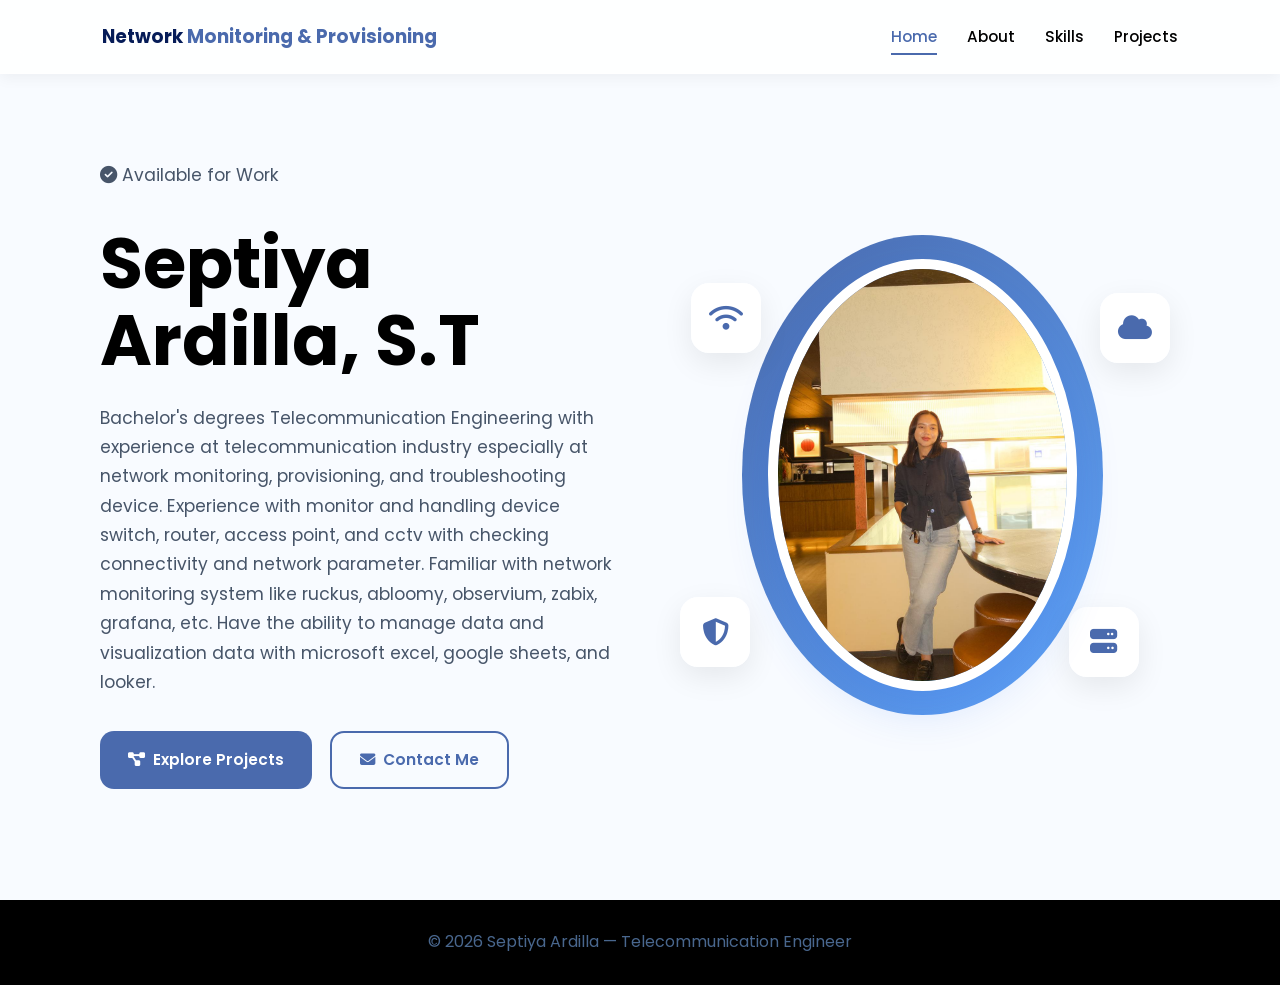
<file: index.html>
<!DOCTYPE html>
<html lang="id">

<head>

    <!-- FAVICON -->
    <link rel="icon"
        type="image/png"
        href="/LOGO.png">

    <link rel="shortcut icon"
        type="LOGO.png"
        href="LOGO.png">

    <!-- =========================================
         META
    ========================================== -->
    <meta charset="UTF-8">

    <meta
        name="viewport"
        content="width=device-width, initial-scale=1.0">

    <meta
        name="description"
        content="Portfolio Septiya Ardilla — Network Monitoring, Infrastructure Configuration, dan Data Processing Specialist.">

    <meta
        name="theme-color"
        content="#2563eb">

    <title>
        Septiya Ardilla — Network Engineer Portfolio
    </title>

    <!-- =========================================
         CSS
    ========================================== -->
    <link
         rel="stylesheet"href="Template.css">

    <!-- =========================================
         GOOGLE FONT
    ========================================== -->
    <link
        rel="preconnect"
        href="https://fonts.googleapis.com">

    <link
        rel="preconnect"
        href="https://fonts.gstatic.com"
        crossorigin>

    <link
        href="https://fonts.googleapis.com/css2?family=Poppins:wght@300;400;500;600;700&display=swap"
        rel="stylesheet">

    <!-- =========================================
         FONT AWESOME
    ========================================== -->
    <link
        rel="stylesheet"
        href="https://cdnjs.cloudflare.com/ajax/libs/font-awesome/6.5.2/css/all.min.css">
        <script src="excel.js"></script>

</head>

<body>

    <!-- =========================================
         HEADER
    ========================================== -->
    <header>

        <!-- LOGO -->
        <a href="index.html" class="logo">
            Network
            <span>Monitoring & Provisioning</span>
        </a>

        <!-- MOBILE MENU BUTTON -->
        <button
            class="menu-btn"
            aria-label="Toggle Navigation"
            aria-expanded="false">

            <i class="fa-solid fa-bars"></i>

        </button>

        <!-- OVERLAY -->
        <div
            class="nav-overlay"
            id="nav-overlay"></div>

        <!-- NAVIGATION -->
        <nav aria-label="Main Navigation">

            <a href="index.html" class="active">
                Home
            </a>

            <a href="about.html">
                About
            </a>

            <a href="skill.html">
                Skills
            </a>

            <a href="project.html">
                Projects
            </a>

        </nav>

    </header>

    <!-- =========================================
         MAIN
    ========================================== -->
    <main>

        <!-- =====================================
             HERO SECTION
        ====================================== -->
        <section class="hero" id="home">

            <!-- HERO TEXT -->
            <div class="hero-text">

                <p class="hero-badge">

                    <i class="fa-solid fa-circle-check"></i>

                    Available for Work

                </p>

                <h1>
                    Septiya Ardilla, S.T
                </h1>

                <p>
                    Bachelor's degrees Telecommunication Engineering with experience at telecommunication industry especially at network monitoring, provisioning, and troubleshooting device.
                    Experience with monitor and handling device switch, router, access point, and cctv with checking connectivity and network parameter. 
                    Familiar with network monitoring system like ruckus, abloomy, observium, zabix, grafana, etc. Have the ability to manage data and visualization data with microsoft excel, google sheets, and looker.
                </p>

                <!-- BUTTONS -->
                <div class="hero-buttons">

                    <a
                        href="project.html"
                        class="btn-primary">

                        <i class="fa-solid fa-diagram-project"></i>

                        Explore Projects

                    </a>

                    <a
                        href="Contact.html"
                        class="btn-secondary">

                        <i class="fa-solid fa-envelope"></i>

                        Contact Me

                    </a>

                </div>

            </div>

            <!-- HERO IMAGE -->
            <div class="hero-image">

                <!-- BACKGROUND -->
                <div class="circle-bg"></div>

                <!-- PROFILE -->
                <div class="profile-wrapper">

                    <img
                        src="Profpct.jpeg"
                        alt="Foto profil Septiya Ardilla"
                        loading="eager"
                        decoding="async">

                </div>

                <!-- FLOATING ICON -->
                <div class="floating-icon icon1">
                    <i class="fa-solid fa-wifi"></i>
                </div>

                <div class="floating-icon icon2">
                    <i class="fa-solid fa-cloud"></i>
                </div>

                <div class="floating-icon icon3">
                    <i class="fa-solid fa-server"></i>
                </div>

                <div class="floating-icon icon4">
                    <i class="fa-solid fa-shield-halved"></i>
                </div>

            </div>

        </section>

    </main>

    <!-- =========================================
         FOOTER
    ========================================== -->
    <footer>

        <p>
            © 2026 Septiya Ardilla —
            Telecommunication Engineer 
        </p>

    </footer>

    <!-- =========================================
         JAVASCRIPT
    ========================================== -->
   <script src="Template.js"></script>
   <script src="bacground.js"></script>

</body>
</html>
</file>
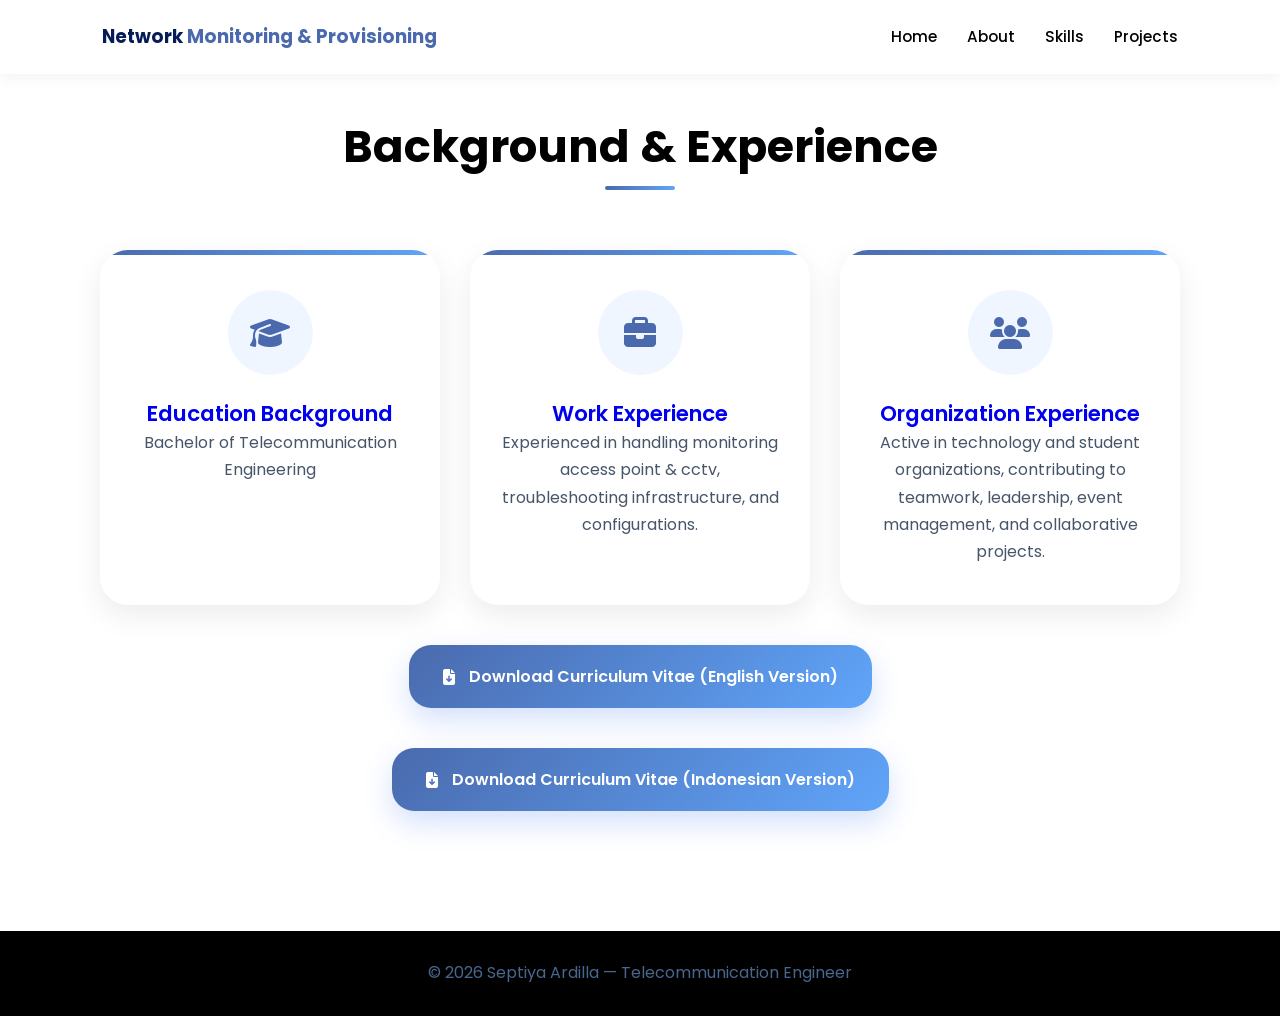
<file: about.html>
<!DOCTYPE html>
<html lang="en">

<head>
    <link rel="icon" type="image/png" href="LOGO.png">
    <meta charset="UTF-8">
    <meta name="viewport" content="width=device-width, initial-scale=1.0">

    <title>About</title>

    <link rel="stylesheet" href="Template.css">

    <link rel="stylesheet"
    href="https://cdnjs.cloudflare.com/ajax/libs/font-awesome/6.5.2/css/all.min.css">

    <link href="https://fonts.googleapis.com/css2?family=Poppins:wght@300;400;500;600;700&display=swap" rel="stylesheet">
</head>

<body>

<header>
    <div class="logo">
        Network <span>Monitoring & Provisioning</span>
    </div>

    <div class="menu-btn">
        <i class="fa-solid fa-bars"></i>
    </div>

    <div class="nav-overlay" id="nav-overlay"></div>

    <nav>
        <a href="index.html">Home</a>
        <a href="about.html">About</a>
        <a href="skill.html">Skills</a>
        <a href="project.html">Projects</a>
    </nav>
</header>

<!-- ABOUT -->
<section class="about" id="about">

    <div class="section-title">
        <h2>Background & Experience</h2>
    </div>

    <div class="about-content">

        <!-- EDUCATION -->
        <a href="bacground.html#education" class="about-card">
            <i class="fa-solid fa-graduation-cap"></i>
            <h3>Education Background</h3>
            <p>
                Bachelor of Telecommunication Engineering
            </p>
        </a>

        <!-- WORK EXPERIENCE -->
        <a href="bacground.html#work" class="about-card">
            <i class="fa-solid fa-briefcase"></i>
            <h3>Work Experience</h3>
            <p>
                Experienced in handling monitoring access point & cctv,
                troubleshooting infrastructure, and configurations.
            </p>
        </a>

        <!-- ORGANIZATION -->
        <a href="bacground.html#organization" class="about-card">
            <i class="fa-solid fa-users"></i>
            <h3>Organization Experience</h3>
            <p>
                Active in technology and student organizations,
                contributing to teamwork, leadership,
                event management, and collaborative projects.
            </p>
        </a>

    </div>

    <!-- CV DOWNLOAD -->
    <a href="https://drive.google.com/file/d/1R_6wn3Rck8r-6iKMhgNEaSupt3OENIHu/view?usp=drive_link"
       target="_blank"
       class="cv-download-btn">

        <i class="fa-solid fa-file-arrow-down"></i>
        Download Curriculum Vitae (English Version)

    </a>

    <a href="https://drive.google.com/file/d/1PrT_bxmxKfHYfFHltlbczPLHfH6bN6Wv/view?usp=drive_link"
       target="_blank"
       class="cv-download-btn">

        <i class="fa-solid fa-file-arrow-down"></i>
        Download Curriculum Vitae (Indonesian Version)

    </a>

</section>

<!-- FOOTER -->
<footer>
    <p>
        © 2026 Septiya Ardilla —
        Telecommunication Engineer 
    </p>
</footer>

<script src="Template.js"></script>
<script src="bacground.js"></script>

</body>
</html>
</file>
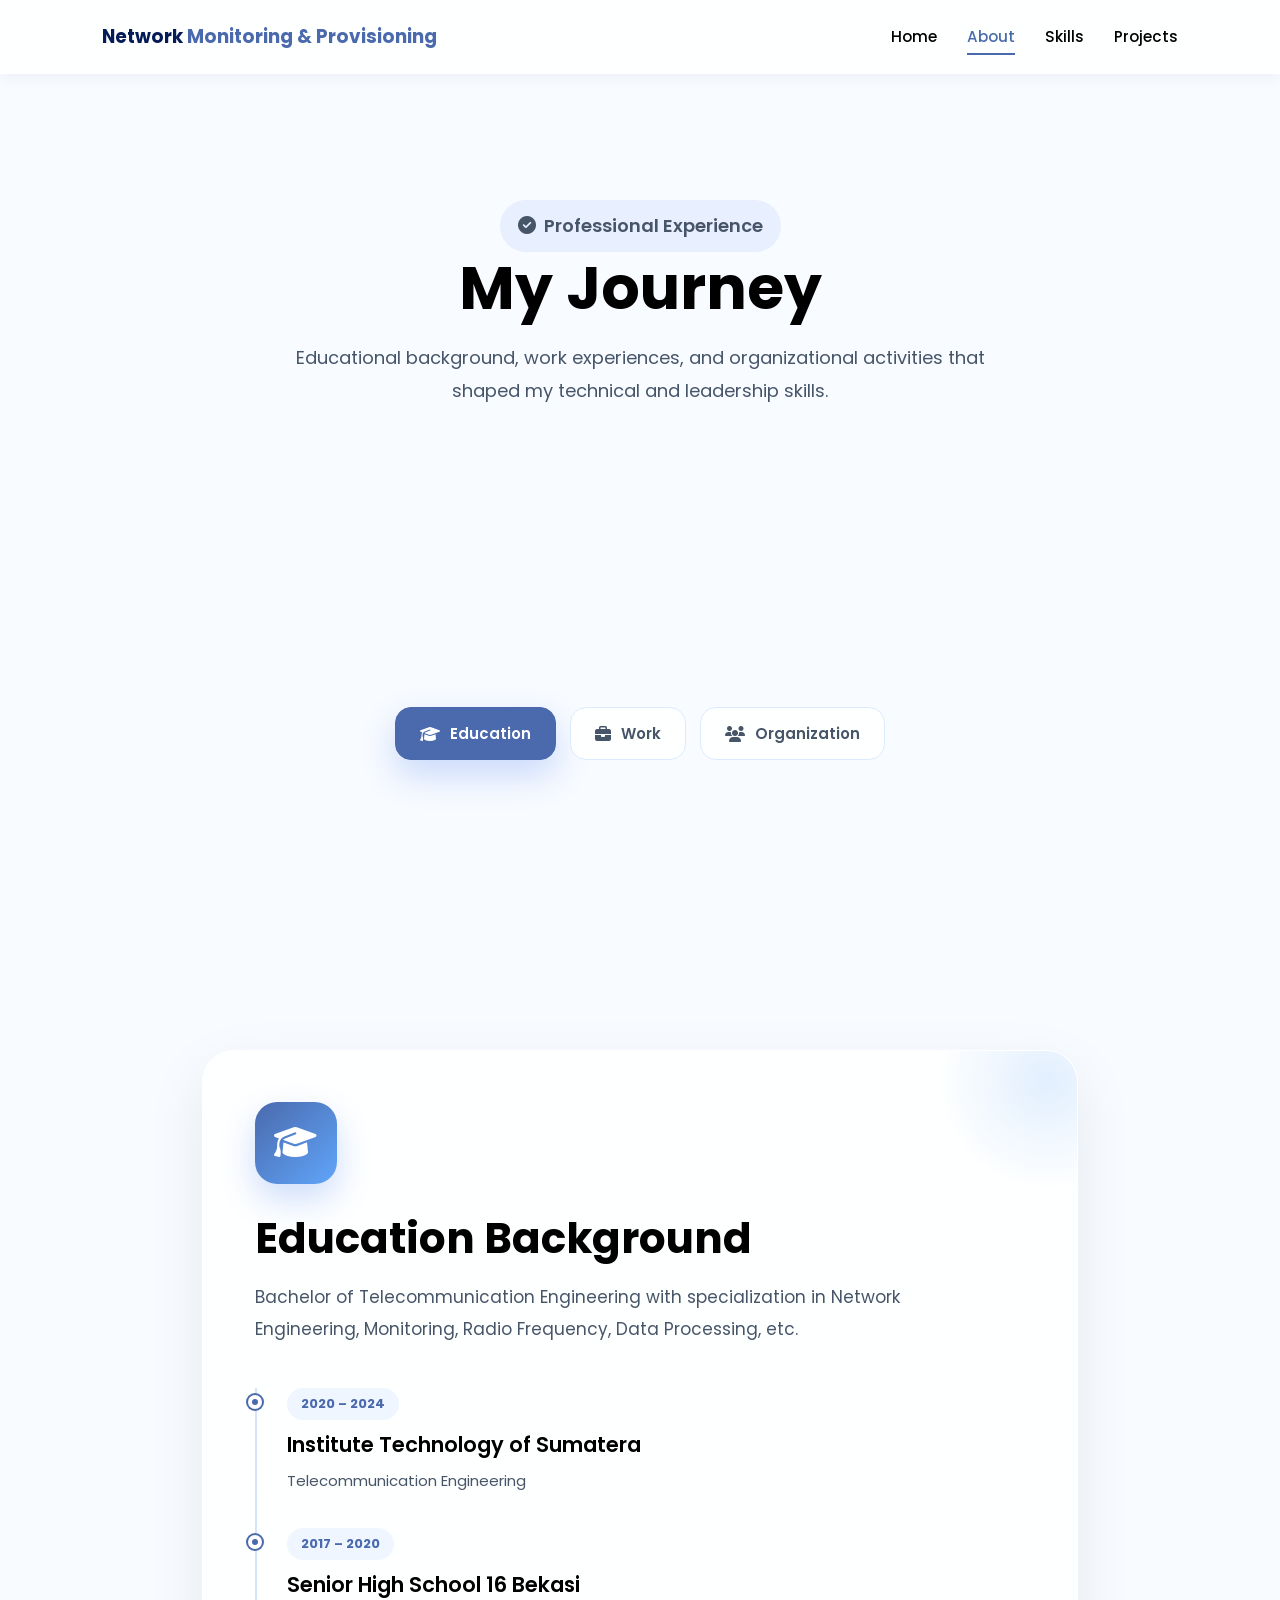
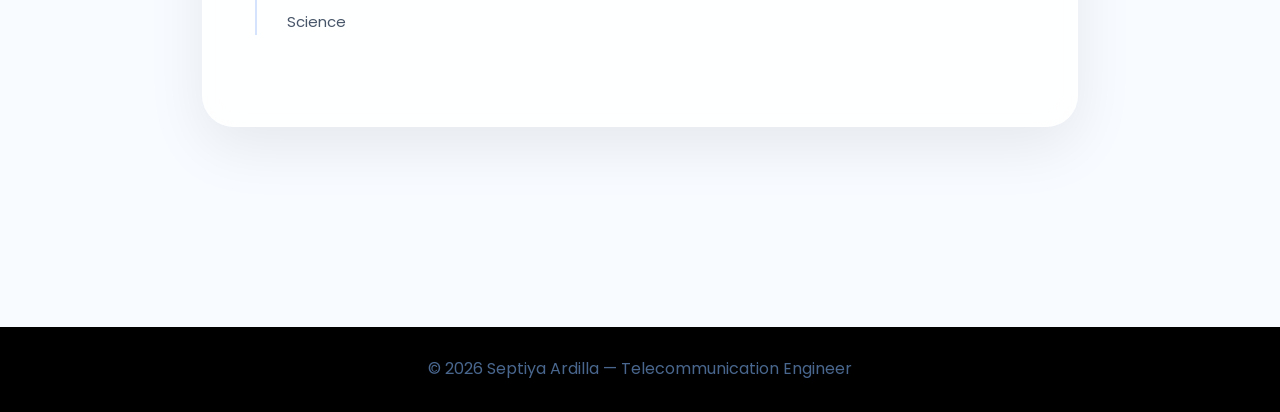
<file: bacground.html>
<!DOCTYPE html>
<html lang="id">

<head>

    <link rel="icon" type="image/png" href="LOGO.png">

    <!-- =========================================
         META
    ========================================== -->
    <meta charset="UTF-8">

    <meta
        name="viewport"
        content="width=device-width, initial-scale=1.0">

    <meta
        name="description"
        content="Portfolio details of Septiya Ardilla — Network Engineer, Monitoring Specialist, and Data Processing Expert.">

    <meta
        name="theme-color"
        content="#2563eb">

    <title>
        Portfolio Details — Septiya Ardilla
    </title>

    <!-- =========================================
         CSS
    ========================================== -->
    <link
       rel="stylesheet"href="Template.css">
    <link
        rel="stylesheet"href="bacground.css">

    <!-- =========================================
         GOOGLE FONT
    ========================================== -->
    <link
        rel="preconnect"
        href="https://fonts.googleapis.com">

    <link
        rel="preconnect"
        href="https://fonts.gstatic.com"
        crossorigin>

    <link
        href="https://fonts.googleapis.com/css2?family=Poppins:wght@300;400;500;600;700&display=swap"
        rel="stylesheet">

    <!-- =========================================
         FONT AWESOME
    ========================================== -->
    <link
        rel="stylesheet"
        href="https://cdnjs.cloudflare.com/ajax/libs/font-awesome/6.5.2/css/all.min.css">

</head>

<body>

    <!-- =========================================
         HEADER
    ========================================== -->
    <header>

        <!-- LOGO -->
        <a href="index.html" class="logo">
            Network
            <span>Monitoring & Provisioning</span>
        </a>

        <!-- MOBILE BUTTON -->
        <button
            class="menu-btn"
            aria-label="Toggle Navigation"
            aria-expanded="false">

            <i class="fa-solid fa-bars"></i>

        </button>

        <!-- OVERLAY -->
        <div
            class="nav-overlay"
            id="nav-overlay"></div>

        <!-- NAVIGATION -->
        <nav aria-label="Main Navigation">

            <a href="index.html">
                Home
            </a>

            <a href="about.html" class="active">
                About
            </a>

            <a href="skill.html">
                Skills
            </a>

            <a href="project.html">
                Projects
            </a>

        </nav>

    </header>

    <!-- =========================================
         MAIN CONTENT
    ========================================== -->
    <main class="detail-main">

        <!-- =====================================
             PAGE HEADER
        ====================================== -->
        <section class="detail-hero">

            <p class="detail-badge">
                <i class="fa-solid fa-circle-check"></i>
                Professional Experience
            </p>

            <h1>
                My Journey
            </h1>

            <p>
                Educational background, work experiences,
                and organizational activities that shaped
                my technical and leadership skills.
            </p>

        </section>

        <!-- =====================================
             TAB NAVIGATION
        ====================================== -->
        <section class="detail-tabs">

            <div
                class="tab-container"
                role="tablist">

                <!-- EDUCATION -->
                <button
                    class="tab-btn active"
                    data-target="education"
                    role="tab"
                    aria-selected="true">

                    <i class="fa-solid fa-graduation-cap"></i>

                    Education

                </button>

                <!-- WORK -->
                <button
                    class="tab-btn"
                    data-target="work"
                    role="tab"
                    aria-selected="false">

                    <i class="fa-solid fa-briefcase"></i>

                    Work

                </button>

                <!-- ORGANIZATION -->
                <button
                    class="tab-btn"
                    data-target="organization"
                    role="tab"
                    aria-selected="false">

                    <i class="fa-solid fa-users"></i>

                    Organization

                </button>

            </div>

        </section>

        <!-- =====================================
             EDUCATION
        ====================================== -->
        <section
            class="detail-page active"
            id="education"
            role="tabpanel">

            <div class="detail-card">

                <div class="icon-box">
                    <i class="fa-solid fa-graduation-cap"></i>
                </div>

                <h2>
                    Education Background
                </h2>

                <p class="detail-desc">
                    Bachelor of Telecommunication Engineering
                    with specialization in Network Engineering,
                    Monitoring, Radio Frequency, Data Processing, etc.
                </p>

                <div class="timeline">

                    <article class="timeline-item">

                        <span class="timeline-year">
                            2020 – 2024
                        </span>

                        <h3>
                            Institute Technology of Sumatera
                        </h3>

                        <p>
                            Telecommunication Engineering
                        </p>

                    </article>

                    <article class="timeline-item">

                        <span class="timeline-year">
                            2017 – 2020
                        </span>

                        <h3>
                            Senior High School 16 Bekasi
                        </h3>

                        <p>
                            Science 
                        </p>

                    </article>

                </div>

            </div>

        </section>

        <!-- =====================================
             WORK EXPERIENCE
        ====================================== -->
        <section
            class="detail-page"
            id="work"
            role="tabpanel">

            <div class="detail-card">

                <div class="icon-box">
                    <i class="fa-solid fa-briefcase"></i>
                </div>

                <h2>
                    Work Experience
                </h2>

                <p class="detail-desc">
                    Professional experience in network monitoring,
                    infrastructure configuration,
                    and data processing.
                </p>

                <div class="timeline">

                    <article class="timeline-item">

                        <span class="timeline-year">
                            2025 – Present
                        </span>

                        <h3>
                            Network Monitoring
                        </h3>

                        <p>
                            Monitoring infrastructure,
                            troubleshooting network issues,
                            and configuring network devices.
                        </p>

                    </article>

                    <article class="timeline-item">

                        <span class="timeline-year">
                            2024 – 2025
                        </span>

                        <h3>
                            Staff Administration
                        </h3>

                        <p>
                            Managed project documents,
                            payment data,
                            and administrative division needs.
                        </p>

                    </article>

                    <article class="timeline-item">

                        <span class="timeline-year">
                            2024
                        </span>

                        <h3>
                            Internship as Solution Engineer
                        </h3>

                        <p>
                            Analyzing BTS tower structures
                            and infrastructure systems.
                        </p>

                    </article>

                </div>

            </div>

        </section>

        <!-- =====================================
             ORGANIZATION
        ====================================== -->
        <section
            class="detail-page"
            id="organization"
            role="tabpanel">

            <div class="detail-card">

                <div class="icon-box">
                    <i class="fa-solid fa-users"></i>
                </div>

                <h2>
                    Organization Experience
                </h2>

                <p class="detail-desc">
                    Leadership, teamwork,
                    and collaboration through
                    community and organizational activities.
                </p>

                <div class="timeline">

                    <article class="timeline-item">

                        <span class="timeline-year">
                            2023 – 2024
                        </span>

                        <h3>
                            Telecommunication Student Association
                        </h3>

                        <p>
                            Deputy Head of the Association
                        </p>

                    </article>

                    <article class="timeline-item">

                        <span class="timeline-year">
                            2022 – 2023
                        </span>

                        <h3>
                            Student Executive Board
                        </h3>

                        <p>
                            Staff of Sports Division
                        </p>

                    </article>

                    <article class="timeline-item">

                        <span class="timeline-year">
                            2022
                        </span>

                        <h3>
                            Telecommunication Student Association
                        </h3>

                        <p>
                            Head of Public Relations Division
                        </p>

                    </article>

                </div>

            </div>
        </section>
    </main>

    <!-- =========================================
         FOOTER
    ========================================== -->
    <footer>

        <p>
            © 2026 Septiya Ardilla —
            Telecommunication Engineer
        </p>

    </footer>

    <!-- =========================================
         JAVASCRIPT
    ========================================== -->
    <script src="Template.js"></script>
    <script src="bacground.js"></script>

</body>
</html>
</file>
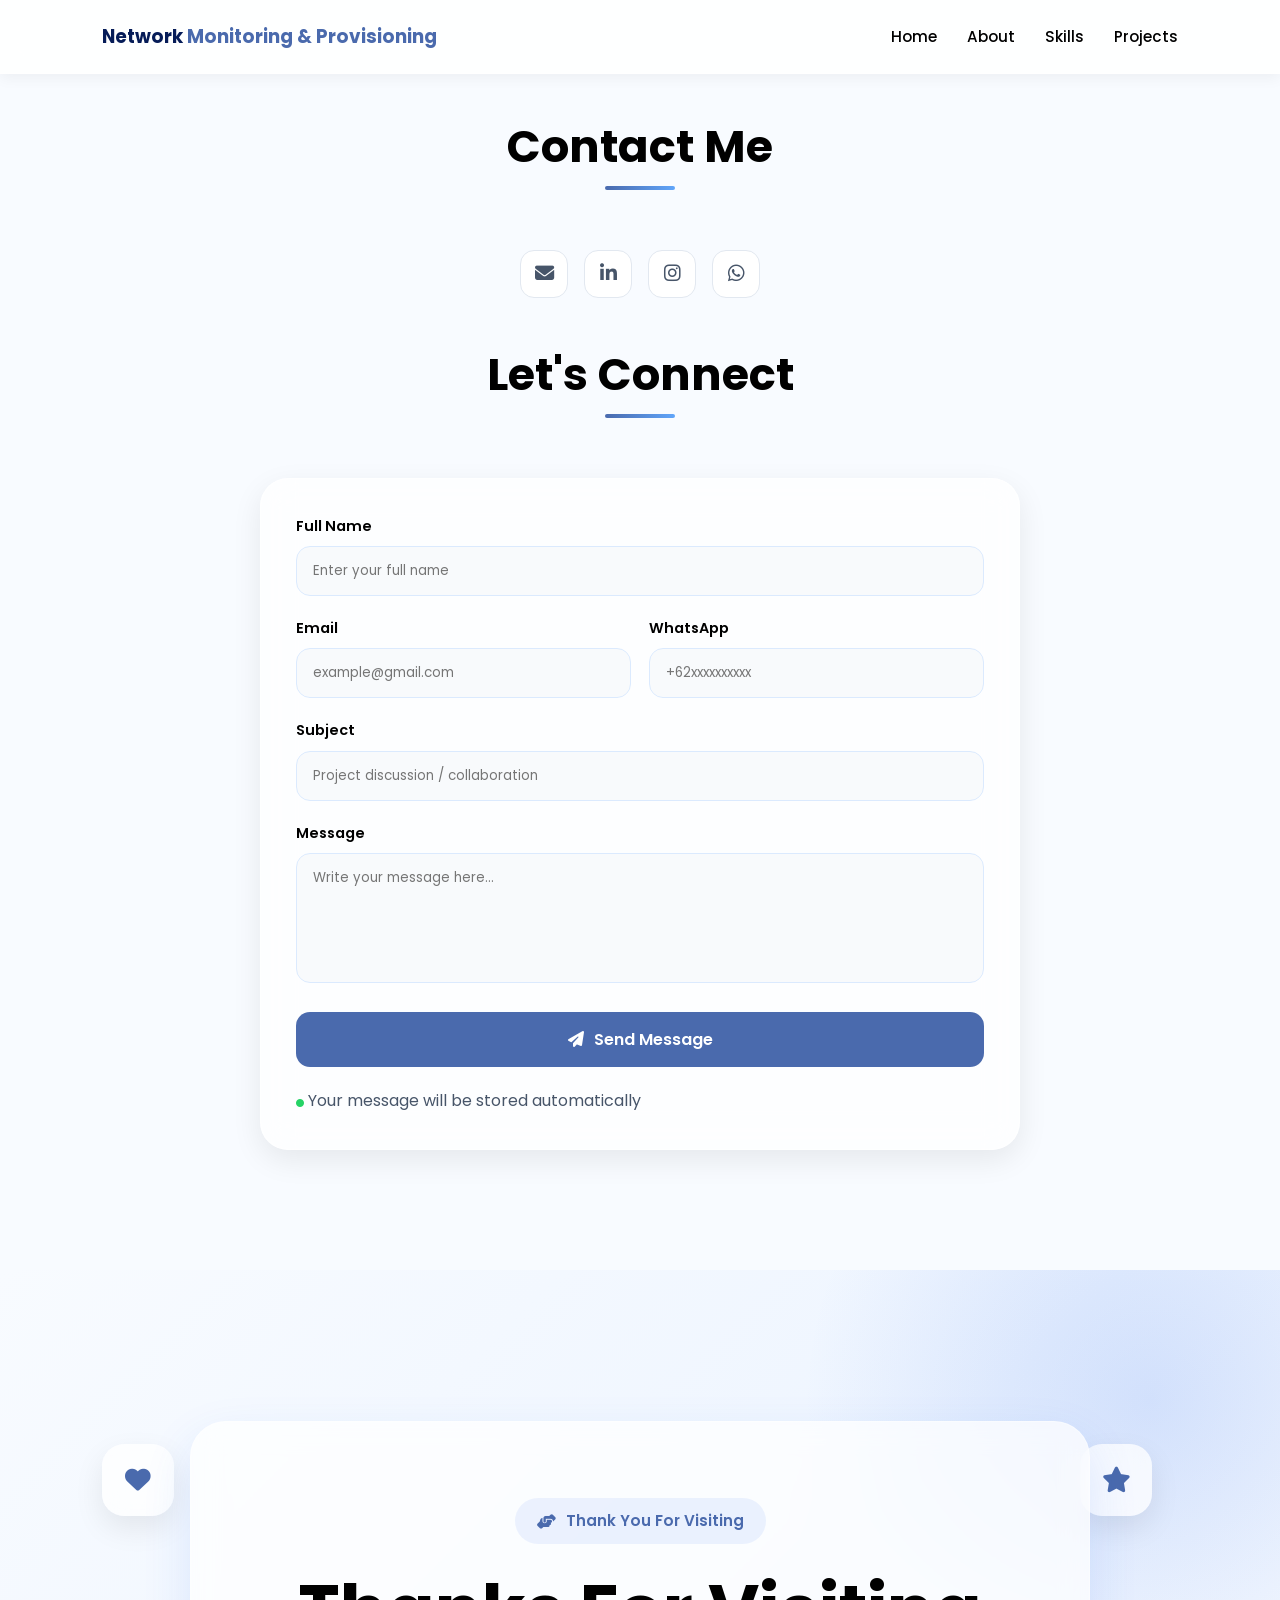
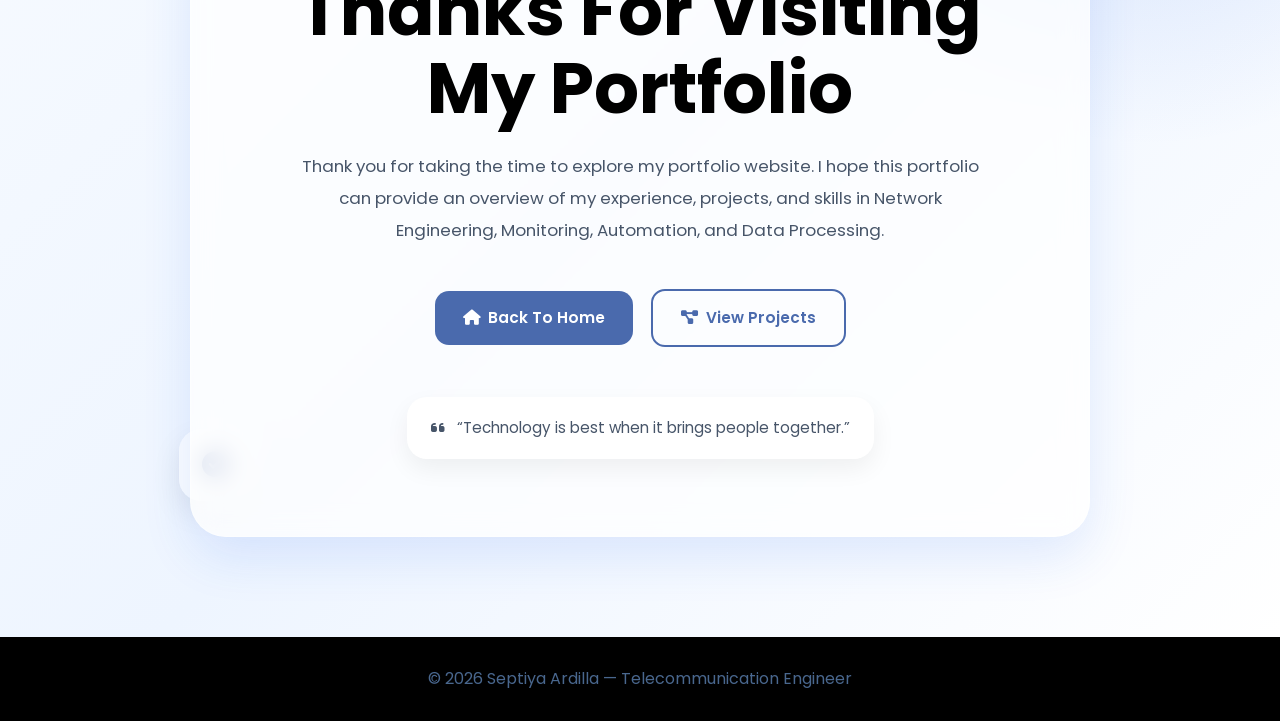
<file: Contact.html>
<!DOCTYPE html>
<html lang="en">

<head>

    <link rel="icon" type="image/png" href="LOGO.png">
    
    <meta charset="UTF-8">

    <meta name="viewport"
    content="width=device-width, initial-scale=1.0">

    <title>Contact — Septiya Ardilla</title>

    <link rel="stylesheet" href="Template.css">

    <link rel="stylesheet"
    href="https://cdnjs.cloudflare.com/ajax/libs/font-awesome/6.5.2/css/all.min.css">

    <link href="https://fonts.googleapis.com/css2?family=Poppins:wght@300;400;500;600;700&display=swap"
    rel="stylesheet">

    <script src="excel.js"></script>

</head>

<body>

<!-- =========================================
     HEADER
========================================= -->
<header>

    <div class="logo">
        Network <span>Monitoring & Provisioning</span>
    </div>

    <div class="menu-btn">
        <i class="fa-solid fa-bars"></i>
    </div>

    <div class="nav-overlay" id="nav-overlay"></div>

    <nav>
        <a href="index.html">Home</a>
        <a href="about.html">About</a>
        <a href="skill.html">Skills</a>
        <a href="project.html">Projects</a>
    </nav>

</header>

<!-- =========================================
     CONTACT SECTION
========================================= -->
<section class="contact" id="contact">

    <div class="section-title">
        <h2>Contact Me</h2>
    </div>

    <div class="contact-wrapper">

        <!-- SOCIAL MEDIA -->
        <div class="contact-socials">

            <a href="mailto:septiyaardilla921@gmail.com"
               class="social-icon"
               aria-label="Email">

                <i class="fa-solid fa-envelope"></i>

            </a>

            <a href="https://linkedin.com/in/septiyaardilla"
               target="_blank"
               rel="noopener"
               class="social-icon social-linkedin"
               aria-label="LinkedIn">

                <i class="fa-brands fa-linkedin-in"></i>

            </a>

            <a href="https://instagram.com/septiyaarr"
               target="_blank"
               rel="noopener"
               class="social-icon social-instagram"
               aria-label="Instagram">

                <i class="fa-brands fa-instagram"></i>

            </a>

            <a href="https://wa.me/6285838344919"
               target="_blank"
               rel="noopener"
               class="social-icon social-whatsapp"
               aria-label="WhatsApp">

                <i class="fa-brands fa-whatsapp"></i>

            </a>

        </div>

        <!-- FORM TITLE -->
        <div class="section-title contact-title">
            <h2>Let's Connect</h2>
        </div>

        <!-- CONTACT FORM -->
        <form id="contact-form" novalidate>

            <div class="cm-field">
                <label for="cf-nama">Full Name</label>

                <input
                    id="cf-nama"
                    name="nama"
                    type="text"
                    placeholder="Enter your full name"
                    required>
            </div>

            <div class="cm-row">

                <div class="cm-field">
                    <label for="cf-email">Email</label>

                    <input
                        id="cf-email"
                        name="email"
                        type="email"
                        placeholder="example@gmail.com">
                </div>

                <div class="cm-field">
                    <label for="cf-wa">WhatsApp</label>

                    <input
                        id="cf-wa"
                        name="kontak"
                        type="tel"
                        placeholder="+62xxxxxxxxxx">
                </div>

            </div>

            <div class="cm-field">
                <label for="cf-subjek">Subject</label>

                <input
                    id="cf-subjek"
                    name="subjek"
                    type="text"
                    placeholder="Project discussion / collaboration">
            </div>

            <div class="cm-field">
                <label for="cf-pesan">Message</label>

                <textarea
                    id="cf-pesan"
                    name="pesan"
                    rows="5"
                    placeholder="Write your message here..."
                    required></textarea>
            </div>

            <button type="submit"
                    class="cm-submit"
                    id="cf-submit-btn">

                <i class="fa-solid fa-paper-plane"></i>
                Send Message

            </button>

            <p class="cm-note">

                <i class="fa-solid fa-circle"
                   style="color:#25d366;font-size:8px"></i>

                Your message will be stored automatically

            </p>

        </form>

    </div>

</section>

<!-- =========================================
     THANK YOU SECTION
========================================= -->
<section class="thank-you-page">

    <div class="thank-bg"></div>

    <div class="thank-floating thank-icon-1">
        <i class="fa-solid fa-heart"></i>
    </div>

    <div class="thank-floating thank-icon-2">
        <i class="fa-solid fa-star"></i>
    </div>

    <div class="thank-floating thank-icon-3">
        <i class="fa-solid fa-circle-check"></i>
    </div>

    <div class="thank-container">

        <div class="thank-badge">

            <i class="fa-solid fa-handshake-angle"></i>
            Thank You For Visiting

        </div>

        <h1>
            Thanks For Visiting <br>
            My Portfolio
        </h1>

        <p>
            Thank you for taking the time to explore my portfolio website.
            I hope this portfolio can provide an overview of my experience,
            projects, and skills in Network Engineering, Monitoring,
            Automation, and Data Processing.
        </p>

        <div class="thank-buttons">

            <a href="index.html" class="btn-primary">

                <i class="fa-solid fa-house"></i>
                Back To Home

            </a>

            <a href="project.html" class="btn-secondary">

                <i class="fa-solid fa-diagram-project"></i>
                View Projects

            </a>

        </div>

        <div class="thank-quote">

            <i class="fa-solid fa-quote-left"></i>

            <span>
                “Technology is best when it brings people together.”
            </span>

        </div>

    </div>

</section>

<!-- =========================================
     FOOTER
========================================= -->
<footer>

    <p>
        © 2026 Septiya Ardilla — Telecommunication Engineer
    </p>

</footer>

<!-- =========================================
     SCRIPT
========================================= -->
<script src="Template.js"></script>
<script src="bacground.js"></script>

</body>
</html>
</file>
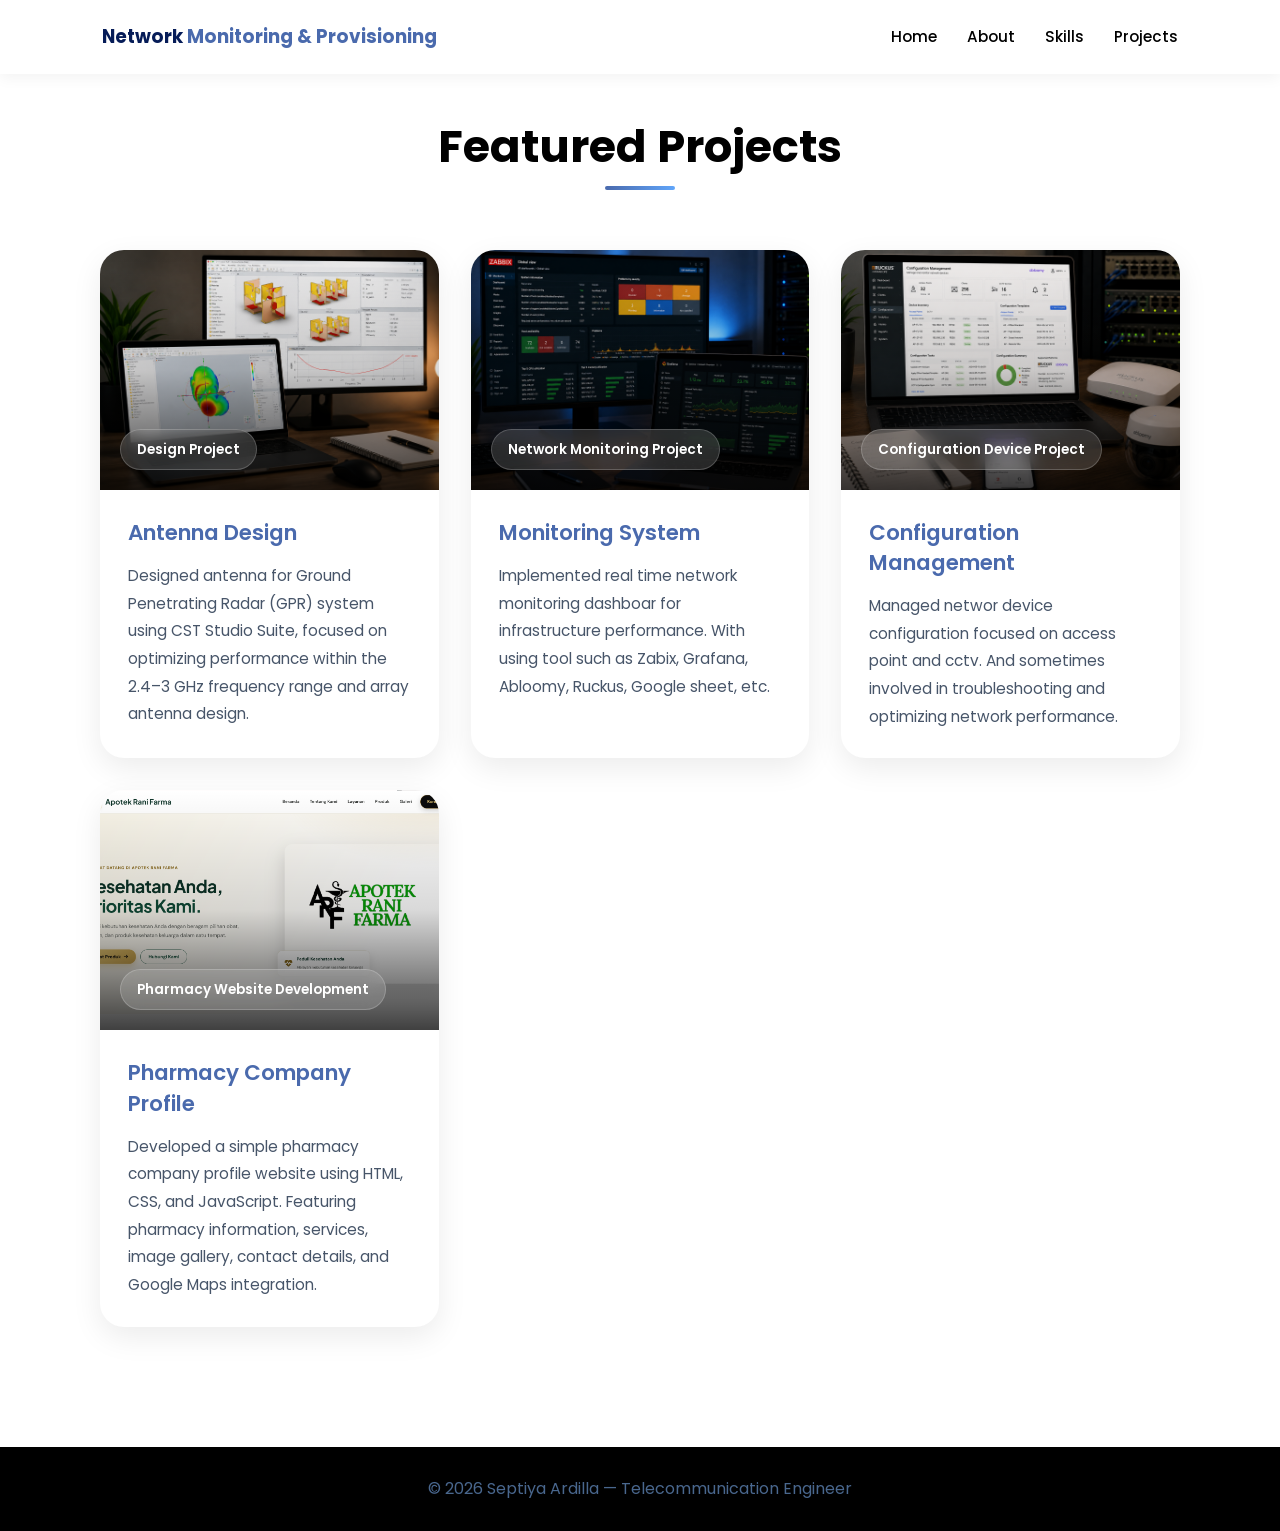
<file: project.html>
<!DOCTYPE html>
<html lang="en">

<head>

    <link rel="icon" type="image/png" href="LOGO.png">

    <meta charset="UTF-8">

    <meta name="viewport"
    content="width=device-width, initial-scale=1.0">

    <title>About</title>

    <link rel="stylesheet" href="Template.css">

    <link rel="stylesheet"
    href="https://cdnjs.cloudflare.com/ajax/libs/font-awesome/6.5.2/css/all.min.css">
     <link href="https://fonts.googleapis.com/css2?family=Poppins:wght@300;400;500;600;700&display=swap" rel="stylesheet">
</head>

<body>

<header>

    <div class="logo">
        Network <span>Monitoring & Provisioning</span>
    </div>

    <div class="menu-btn"><i class="fa-solid fa-bars"></i></div>
    <div class="nav-overlay" id="nav-overlay"></div>

    <nav>

        <a href="index.html">Home</a>
        <a href="about.html">About</a>
        <a href="skill.html">Skills</a>
        <a href="project.html">Projects</a>

    </nav>

</header>

<!-- PROJECTS -->
<section class="projects" id="projects">

    <div class="section-title">
        <h2>Featured Projects</h2>
    </div>

    <div class="project-container">

        <!-- PROJECT 1 -->
        <div class="project-card">

    <div class="project-image">

        <img src="Antena.png" alt="Antenna Design">

        <div class="project-overlay">
            <span>Design Project</span>
        </div>

    </div>

    <div class="project-info">

        <h3>Antenna Design</h3>

        <p>
            Designed antenna for Ground Penetrating Radar (GPR) system using CST Studio Suite,
            focused on optimizing performance within the 2.4–3 GHz frequency range and array antenna design.
        </p>

    </div>

</div>

        <!-- PROJECT 2 -->
        <div class="project-card">

            <div class="project-image">
                <img src="Monitoring.png"
                alt="">
                <div class="project-overlay">
                    <span>Network Monitoring Project</span>
                </div>
            </div>

            <div class="project-info">

                <h3>Monitoring System</h3>

                <p>
                    Implemented real time network monitoring dashboar for infrastructure performance. 
                    <span>With using tool such as Zabix, Grafana, Abloomy, Ruckus, Google sheet, etc.</span>
                </p>
            </div>

        </div>


        <!-- PROJECT 3 -->
        <div class="project-card">

            <div class="project-image">
                <img src="conf.png"
                alt="">
                <div class="project-overlay">
                    <span>Configuration Device Project</span>
                </div>
            </div>

           <div class="project-info">
                <h3>Configuration Management</h3>

                <p>
                    Managed networ device configuration focused on access point and cctv. 
                    <span> And sometimes involved in troubleshooting and optimizing network performance.</span>
                </p>

            </div>

        </div>

        <!-- PROJECT 4 -->
        <div class="project-card">

            <div class="project-image">
                <img src="ProjectApotek.png" alt="Pharmacy Company Profile Website">

                <div class="project-overlay">
                    <span>Pharmacy Website Development</span>
                </div>
            </div>

            <div class="project-info">
                <h3>Pharmacy Company Profile</h3>

                <p>
                    Developed a simple pharmacy company profile website using HTML, CSS, and JavaScript.
                    <span> Featuring pharmacy information, services, image gallery, contact details, and Google Maps integration.</span>
                </p>

            </div>

        </div>

    </div>

</section>


<script src="Template.js"></script>
<script src="bacground.js"></script>
<script src="excel.js"></script>

</body>
</html>


 <!-- FOOTER -->
    <footer>
        <p>© 2026 Septiya Ardilla — Telecommunication Engineer</p>
    </footer>
</file>
<file: Template.css>
/* =============================================
   RESET
============================================= */
*,
*::before,
*::after {
    margin: 0;
    padding: 0;
    box-sizing: border-box;
}

html {
    scroll-behavior: smooth;
}

body,
button,
input,
textarea {
    font-family: 'Poppins', sans-serif;
}

a { text-decoration: none; }

ul, ol { list-style: none; }

img {
    max-width: 100%;
    display: block;
}

/* =============================================
   CSS VARIABLES
============================================= */
:root {
    --blue-dark:  #061c58;
    --blue-main:  #4a6aad;
    --blue-mid:   #465888;
    --blue-light: #60a5fa;
    --blue-pale:  #eff6ff;

    --bg-page:    #f8fbff;
    --bg-section: #ffffff;

    --text-dark:  #000000;
    --text-body:  #475569;
    --text-muted: #94a3b8;

    --shadow-sm: 0 4px 14px rgba(0,0,0,.05);
    --shadow-md: 0 10px 30px rgba(0,0,0,.08);
    --shadow-lg: 0 20px 45px rgba(37,99,235,.16);

    --radius-sm: 14px;
    --radius-md: 20px;
    --radius-lg: 28px;

    --transition:
        transform .3s ease,
        box-shadow .3s ease,
        background .3s ease,
        color .3s ease;

    --header-h: 74px;
}

/* =============================================
   BASE
============================================= */
html, body {
    width: 100%;
    min-height: 100%;
}

body {
    background: var(--bg-page);
    color: var(--text-dark);
    font-size: 16px;
    line-height: 1.7;
    overflow-x: hidden;
    display: flex;
    flex-direction: column;
}

/* =============================================
   ACCESSIBILITY
============================================= */
:focus-visible {
    outline: 3px solid var(--blue-main);
    outline-offset: 3px;
    border-radius: 6px;
}

::selection {
    background: var(--blue-main);
    color: white;
}

/* =============================================
   TYPOGRAPHY
============================================= */
h1 {
    font-size: clamp(2.4rem, 5.5vw, 4.5rem);
    line-height: 1.1;
    font-weight: 700;
}

h2 {
    font-size: clamp(1.8rem, 3.5vw, 3.2rem);
    line-height: 1.2;
    font-weight: 700;
}

h3 {
    font-size: 1.35rem;
    line-height: 1.4;
    font-weight: 600;
}

p {
    font-size: 1rem;
    color: var(--text-body);
}

/* =============================================
   GLOBAL SECTION
============================================= */
section {
    padding: clamp(80px, 10vw, 120px) clamp(20px, 8vw, 100px);
    /* ✅ PERBAIKAN: anchor link tidak tertutup fixed header */
    scroll-margin-top: calc(var(--header-h) + 16px);
}

.section-title {
    text-align: center;
    margin-bottom: 60px;
}

.section-title h2 {
    position: relative;
    display: inline-block;
    padding-bottom: 16px;
}

.section-title h2::after {
    content: '';
    position: absolute;
    bottom: 0;
    left: 50%;
    transform: translateX(-50%);
    width: 70px;
    height: 4px;
    border-radius: 10px;
    background: linear-gradient(90deg, var(--blue-main), var(--blue-light));
}

/* =============================================
   HEADER
============================================= */
header {
    position: fixed;
    top: 0;
    left: 0;
    width: 100%;
    height: var(--header-h);
    /* ✅ PERBAIKAN: safe-area untuk notch iPhone/Android */
    padding: 0 max(8%, env(safe-area-inset-right)) 0 max(8%, env(safe-area-inset-left));
    display: flex;
    align-items: center;
    justify-content: space-between;
    z-index: 1000;
    background: rgba(255,255,255,.85);
    backdrop-filter: blur(14px);
    -webkit-backdrop-filter: blur(14px);
    border-bottom: 1px solid rgba(255,255,255,.25);
    box-shadow: var(--shadow-sm);
}

.logo {
    font-size: 1.15rem;
    font-weight: 650;
    color: var(--blue-dark);
}

.logo span { color: var(--blue-main); }

/* =============================================
   NAVIGATION
============================================= */
nav {
    display: flex;
    align-items: center;
    gap: 30px;
}

nav a {
    position: relative;
    font-size: .95rem;
    font-weight: 500;
    color: var(--text-dark);
    transition: color .25s ease;
}

nav a:hover,
nav a.active { color: var(--blue-main); }

nav a::after {
    content: '';
    position: absolute;
    left: 0;
    bottom: -6px;
    width: 100%;
    height: 2px;
    background: var(--blue-main);
    transform: scaleX(0);
    transform-origin: center;
    transition: transform .25s ease;
}

nav a:hover::after,
nav a.active::after { transform: scaleX(1); }

/* =============================================
   MENU BUTTON
============================================= */
.menu-btn {
    display: none;
    width: 42px;
    height: 42px;
    border-radius: 12px;
    border: 1px solid #e2e8f0;
    background: white;
    color: var(--blue-dark);
    cursor: pointer;
    align-items: center;
    justify-content: center;
    font-size: 1.2rem;
    transition: var(--transition);
}

.menu-btn:hover { background: var(--blue-pale); }

/* =============================================
   HERO
============================================= */
.hero {
    min-height: 100vh;
    display: flex;
    align-items: center;
    justify-content: space-between;
    gap: 50px;
    padding-top: calc(var(--header-h) + clamp(40px, 6vw, 80px));
    padding-bottom: clamp(60px, 8vw, 100px);
    padding-left:  clamp(20px, 8vw, 100px);
    padding-right: clamp(20px, 8vw, 100px);
}

.hero-text {
    flex: 1;
    max-width: 650px;
}

.hero-text h1 { margin-bottom: 24px; }

.hero-text p {
    font-size: 1.08rem;
    margin-bottom: 34px;
}

.hero-buttons {
    display: flex;
    flex-wrap: wrap;
    gap: 18px;
}

/* =============================================
   BUTTONS
============================================= */
.btn-primary,
.btn-secondary {
    padding: 14px 28px;
    border-radius: var(--radius-sm);
    font-size: .96rem;
    font-weight: 600;
    display: inline-flex;
    align-items: center;
    justify-content: center;
    gap: 8px;
    transition: var(--transition);
    will-change: transform;
}

.btn-primary {
    background: var(--blue-main);
    color: white;
}

.btn-primary:hover {
    background: var(--blue-mid);
    transform: translateY(-3px);
    box-shadow: var(--shadow-lg);
}

.btn-secondary {
    border: 2px solid var(--blue-main);
    color: var(--blue-main);
}

.btn-secondary:hover {
    background: var(--blue-main);
    color: white;
    transform: translateY(-3px);
}

/* =============================================
   HERO IMAGE
============================================= */
.hero-image {
    flex: 1;
    position: relative;
    width: clamp(240px, 38vw, 480px);
    height: clamp(240px, 38vw, 480px);
    display: flex;
    align-items: center;
    justify-content: center;
}

.circle-bg {
    position: absolute;
    width: 70%;
    height: 100%;
    border-radius: 50%;
    background: linear-gradient(135deg, var(--blue-main), var(--blue-light));
    filter: blur(.5px);
}

.profile-wrapper {
    position: relative;
    width: 60%;
    height: 90%;
    border-radius: 50%;
    overflow: hidden;
    border: 10px solid white;
    box-shadow: var(--shadow-lg);
    z-index: 2;
}

.profile-wrapper img {
    width: 100%;
    height: 100%;
    object-fit: cover;
}

.floating-icon {
    position: absolute;
    width: 70px;
    height: 70px;
    border-radius: 18px;
    background: rgba(255,255,255,.9);
    backdrop-filter: blur(10px);
    display: flex;
    align-items: center;
    justify-content: center;
    font-size: 1.7rem;
    color: var(--blue-main);
    box-shadow: var(--shadow-md);
    animation: float 3s ease-in-out infinite;
}

.icon1 { top: 10%; left: 5%; }
.icon2 { top: 12%; right: 2%;  animation-delay: .5s;  }
.icon3 { bottom: 8%;  right: 8%;  animation-delay: 1s;   }
.icon4 { bottom: 10%; left: 3%;  animation-delay: 1.5s; }

@keyframes float {
    0%, 100% { transform: translateY(0);     }
    50%       { transform: translateY(-12px); }
}

/* =============================================
   ABOUT
============================================= */
.about { background: var(--bg-section); }

.about-content {
    display: grid;
    grid-template-columns: repeat(auto-fit, minmax(280px, 1fr));
    gap: 30px;
}

.about-card {
    position: relative;
    background: white;
    padding: 40px 30px;
    border-radius: var(--radius-lg);
    text-align: center;
    box-shadow: var(--shadow-md);
    transition: var(--transition);
    overflow: hidden;
    will-change: transform;
}

.about-card::before {
    content: '';
    position: absolute;
    top: 0; left: 0;
    width: 100%;
    height: 5px;
    background: linear-gradient(90deg, var(--blue-main), var(--blue-light));
}

.about-card:hover {
    transform: translateY(-8px);
    box-shadow: var(--shadow-lg);
}

.about-card i {
    width: 85px;
    height: 85px;
    margin: 0 auto 24px;
    border-radius: 50%;
    background: var(--blue-pale);
    color: var(--blue-main);
    display: flex;
    align-items: center;
    justify-content: center;
    font-size: 2rem;
    transition: var(--transition);
}

.about-card:hover i {
    background: var(--blue-main);
    color: white;
    transform: scale(1.08);
}


/* =============================================
   FOOTER - FULL WIDTH
============================================= */

footer {
    display: block;
    width: 100%;
    box-sizing: border-box;

    /* Jarak antara konten dan footer */
    margin-top: 140px;

    /* Ukuran footer */
    padding: 40px 20px;

    /* Background */
    background: #000000;

    /* Posisi teks */
    text-align: center;

    /* Menghindari pembatasan container */
    max-width: none;
    border-radius: 0;
}

footer p {
    margin: 0;
    padding: 0;

    font-family: 'Poppins', sans-serif;
    font-size: 16px;
    font-weight: 400;

    color: #49678e;
    line-height: 1.8;
}

/* RESPONSIVE */
@media (max-width: 768px) {

    footer {
        margin-top: 100px;
        padding: 35px 15px;
    }

    footer p {
        font-size: 13px;
    }

}


/* =============================================
   SKILLS
============================================= */
.skills { background: var(--bg-page); }

.skills-container {
    width: 100%;
    display: grid;
    grid-template-columns: repeat(auto-fit, minmax(170px, 1fr));
    gap: 24px;
    align-items: stretch;
}

.skill-box {
    position: relative;
    min-height: 170px;
    background: rgba(255,255,255,.88);
    backdrop-filter: blur(12px);
    border: 1px solid rgba(255,255,255,.6);
    border-radius: 24px;
    padding: 28px 20px;
    display: flex;
    flex-direction: column;
    align-items: center;
    justify-content: center;
    text-align: center;
    overflow: hidden;
    box-shadow: var(--shadow-sm);
    transition: var(--transition);
    will-change: transform;
}

.skill-box::before {
    content: '';
    position: absolute;
    inset: 0;
    background: linear-gradient(135deg, rgba(37,99,235,.08), transparent 60%);
    opacity: 0;
    transition: opacity .3s ease;
}

.skill-box::after {
    content: '';
    position: absolute;
    bottom: 0; left: 0;
    width: 100%;
    height: 4px;
    background: linear-gradient(90deg, var(--blue-main), var(--blue-light));
    transform: scaleX(0);
    transform-origin: left;
    transition: transform .3s ease;
}

.skill-box:hover { transform: translateY(-8px); box-shadow: var(--shadow-lg); }
.skill-box:hover::before { opacity: 1; }
.skill-box:hover::after  { transform: scaleX(1); }

.skill-box i {
    font-size: 3rem;
    color: var(--blue-main);
    margin-bottom: 18px;
    transition: transform .3s ease;
}

.skill-box:hover i { transform: scale(1.15); }

.skill-box span {
    font-size: .95rem;
    font-weight: 600;
    color: var(--text-dark);
    line-height: 1.5;
}

/* =============================================
   CERTIFICATIONS
============================================= */

.certifications{
    padding:100px 8%;
    background:#ffffff;
}

.certificate-container{
    display:grid;
    grid-template-columns:repeat(3, minmax(0, 1fr));
    gap:32px;
    margin-top:40px;
}

.certificate-card{
    background:#fff;
    border-radius:18px;
    overflow:hidden;

    display:flex;
    flex-direction:column;

    border:1px solid rgba(0,0,0,.05);

    box-shadow:
        0 6px 20px rgba(0,0,0,.06);

    transition:all .3s ease;
}

.certificate-card:hover{
    transform:translateY(-6px);

    box-shadow:
        0 12px 30px rgba(0,0,0,.12);
}

.certificate-image{
    width:100%;
    aspect-ratio:16/9;
    overflow:hidden;
    background:#f8fafc;
}

.certificate-image img{
    width:100%;
    height:100%;
    object-fit:cover;
    display:block;
    transition:transform .4s ease;
}

.certificate-card:hover .certificate-image img{
    transform:scale(1.04);
}

.certificate-info{
    display:flex;
    flex-direction:column;
    flex:1;

    padding:22px;
}

.certificate-info h3{
    font-size:1.15rem;
    line-height:1.4;
    margin-bottom:10px;
    color:var(--blue-main);
}

.certificate-info p{
    color:#64748b;
    font-size:.95rem;
    line-height:1.6;
    margin-bottom:20px;
}

.certificate-btn{
    margin-top:auto;

    display:inline-flex;
    align-items:center;
    justify-content:center;

    padding:12px 20px;

    background:var(--blue-main);
    color:#fff;

    text-decoration:none;
    font-weight:500;

    border-radius:10px;

    transition:.3s ease;
}

.certificate-btn:hover{
    transform:translateY(-2px);
}

/* Tablet */
@media (max-width:1024px){

    .certificate-container{
        grid-template-columns:repeat(2, 1fr);
    }

}

/* Mobile */
@media (max-width:768px){

    .certificate-container{
        grid-template-columns:1fr;
        gap:24px;
    }

    .certifications{
        padding:80px 5%;
    }

}

/* RESPONSIVE */

@media (max-width:768px){

    .certificate-container{
        grid-template-columns:1fr;
    }

    .certificate-image{
        height:200px;
    }

}

.certificate-placeholder{
    display:flex;
    align-items:center;
    justify-content:center;

    background:
    linear-gradient(
        135deg,
        #eff6ff,
        #dbeafe
    );
}

.certificate-placeholder i{
    font-size:5rem;
    color:var(--blue-main);
}

/* =============================================
   PROJECTS
============================================= */
.projects { background: var(--bg-section); }

.project-container {
    display: grid;
    grid-template-columns: repeat(auto-fit, minmax(320px, 1fr));
    gap: 32px;
    align-items: stretch;
}

.project-card{
    background:#fff;
    border-radius:24px;
    overflow:hidden;
    box-shadow:
        0 10px 30px rgba(0,0,0,.08);
    transition:.4s ease;
}

.project-card:hover{
    transform:translateY(-10px);
    box-shadow:
        0 20px 45px rgba(0,0,0,.15);
}

.project-image{
    position:relative;
    width:100%;
    height:240px;
    overflow:hidden;
}

.project-image img{
    width:100%;
    height:100%;
    object-fit:cover;
    transition:transform .6s ease;
}

.project-card:hover .project-image img{
    transform:scale(1.12);
}

.project-overlay{
    position:absolute;
    inset:0;

    background:
        linear-gradient(
            to top,
            rgba(0,0,0,.75),
            rgba(0,0,0,.15),
            transparent
        );

    display:flex;
    align-items:flex-end;
    padding:20px;
}

.project-overlay span{
    color:white;
    font-size:.85rem;
    font-weight:600;

    padding:8px 16px;

    border-radius:50px;

    backdrop-filter:blur(10px);

    background:
        rgba(255,255,255,.15);

    border:
        1px solid rgba(255,255,255,.2);
}

.project-info {
    flex: 1;
    display: flex;
    flex-direction: column;
    padding: 28px;
}

.project-info h3 {
    font-size: 1.35rem;
    margin-bottom: 14px;
    color: var(--blue-main);
}

.project-info p {
    color: var(--text-body);
    line-height: 1.8;
    font-size: .96rem;
}

/* =============================================
   CONTACT
============================================= */
.contact { background: var(--bg-page); }

.contact-socials {
    display: flex;
    align-items: center;
    justify-content: center;
    flex-wrap: wrap;
    gap: 16px;
    margin-bottom: 50px;
}

.social-icon {
    width: 48px;
    height: 48px;
    border-radius: 14px;
    background: white;
    border: 1px solid #e2e8f0;
    color: var(--text-body);
    display: flex;
    align-items: center;
    justify-content: center;
    font-size: 1.2rem;
    transition: var(--transition);
}

.social-icon:hover {
    transform: translateY(-4px);
    box-shadow: var(--shadow-md);
}

.social-github:hover    { background: #24292e; border-color: #24292e; color: white; }
.social-linkedin:hover  { background: #0077b5; border-color: #0077b5; color: white; }
.social-instagram:hover { background: #e1306c; border-color: #e1306c; color: white; }
.social-whatsapp:hover  { background: #25d366; border-color: #25d366; color: white; }

/* FORM */
.contact form {
    /* ✅ PERBAIKAN: tidak meluber di layar kecil */
    width: min(100%, 760px);
    margin: auto;
    padding: 35px;
    border-radius: var(--radius-lg);
    background: rgba(255,255,255,.75);
    backdrop-filter: blur(16px);
    border: 1px solid rgba(255,255,255,.45);
    box-shadow: var(--shadow-md);
    display: flex;
    flex-direction: column;
    gap: 20px;
}

.cm-row {
    display: grid;
    grid-template-columns: 1fr 1fr;
    gap: 18px;
}

.cm-field label {
    display: block;
    margin-bottom: 8px;
    font-size: .9rem;
    font-weight: 600;
}

.cm-field input,
.cm-field textarea {
    width: 100%;
    padding: 14px 16px;
    border-radius: var(--radius-sm);
    border: 1.5px solid #dbeafe;
    background: #f8fafc;
    color: var(--text-dark);
    outline: none;
    transition: var(--transition);
}

.cm-field textarea { resize: none; }

.cm-field input:focus,
.cm-field textarea:focus {
    border-color: var(--blue-main);
    background: white;
    box-shadow: 0 0 0 4px rgba(37,99,235,.12);
}

.cm-submit {
    width: 100%;
    padding: 15px;
    border: none;
    border-radius: var(--radius-sm);
    background: var(--blue-main);
    color: white;
    font-size: 1rem;
    font-weight: 600;
    cursor: pointer;
    display: flex;
    align-items: center;
    justify-content: center;
    gap: 10px;
    transition: var(--transition);
}

.cm-submit:hover {
    background: var(--blue-mid);
    transform: translateY(-2px);
}

.cm-submit:disabled {
    opacity: .7;
    cursor: not-allowed;
    transform: none;
}

/* =============================================
   FOOTER
============================================= */
footer {
    margin-top: auto;
    /* ✅ PERBAIKAN: padding bawah menyesuaikan home indicator iPhone */
    padding: 28px max(20px, env(safe-area-inset-right))
             max(28px, env(safe-area-inset-bottom))
             max(20px, env(safe-area-inset-left));
    text-align: center;
    background: var(--text-dark);
    color: white;
    font-size: .9rem;
}

/* =============================================
   NAV OVERLAY
============================================= */
.nav-overlay {
    position: fixed;
    inset: 0;
    background: rgba(0,0,0,.4);
    backdrop-filter: blur(5px);
    opacity: 0;
    visibility: hidden;
    transition: .3s ease;
    z-index: 998;
}

.nav-overlay.show {
    opacity: 1;
    visibility: visible;
}

body.nav-open {
    overflow: hidden;
    touch-action: none;
}

/* =============================================
   THANK YOU PAGE
============================================= */
.thank-you-page {
    position: relative;
    min-height: 100vh;
    display: flex;
    align-items: center;
    justify-content: center;
    overflow: hidden;
    padding: calc(var(--header-h) + clamp(40px, 6vw, 80px))
             clamp(20px, 6vw, 100px)
             clamp(60px, 8vw, 100px);
    background: linear-gradient(135deg, #f8fbff 0%, #eef5ff 50%, #ffffff 100%);
}

.thank-bg {
    position: absolute;
    width: 700px;
    height: 700px;
    border-radius: 50%;
    background: radial-gradient(rgba(37,99,235,.15), transparent 70%);
    top: -220px;
    right: -220px;
    z-index: 0;
    pointer-events: none;
}

.thank-container {
    position: relative;
    z-index: 2;
    width: 100%;
    max-width: 900px;
    text-align: center;
    padding: clamp(40px, 6vw, 80px);
    border-radius: 36px;
    background: rgba(255,255,255,.72);
    backdrop-filter: blur(14px);
    -webkit-backdrop-filter: blur(14px);
    border: 1px solid rgba(255,255,255,.35);
    box-shadow: 0 20px 50px rgba(37,99,235,.12);
}

.thank-badge {
    display: inline-flex;
    align-items: center;
    justify-content: center;
    gap: 10px;
    padding: 10px 22px;
    margin-bottom: 28px;
    border-radius: 999px;
    background: rgba(37,99,235,.08);
    color: var(--blue-main);
    font-size: .95rem;
    font-weight: 600;
}

.thank-container h1 {
    margin-bottom: 24px;
    font-size: clamp(2.2rem, 5.5vw, 4.5rem);
    line-height: 1.1;
    color: var(--text-dark);
}

.thank-container p {
    max-width: 700px;
    margin: 0 auto 42px;
    font-size: 1.05rem;
    line-height: 1.9;
    color: var(--text-body);
}

.thank-buttons {
    display: flex;
    align-items: center;
    justify-content: center;
    flex-wrap: wrap;
    gap: 18px;
    margin-bottom: 50px;
}

.thank-quote {
    display: inline-flex;
    align-items: center;
    justify-content: center;
    gap: 12px;
    padding: 18px 24px;
    border-radius: 20px;
    background: white;
    box-shadow: 0 10px 25px rgba(0,0,0,.06);
    color: var(--text-body);
    font-size: .95rem;
}

.thank-floating {
    position: absolute;
    width: 72px;
    height: 72px;
    border-radius: 22px;
    background: rgba(255,255,255,.75);
    backdrop-filter: blur(12px);
    display: flex;
    align-items: center;
    justify-content: center;
    color: var(--blue-main);
    font-size: 1.6rem;
    box-shadow: 0 12px 30px rgba(0,0,0,.08);
    animation: thankFloat 4s ease-in-out infinite;
    pointer-events: none;
}

.thank-icon-1 { top: 18%; left:  8%; }
.thank-icon-2 { top: 18%; right: 10%; animation-delay: 1s; }
.thank-icon-3 { bottom: 14%; left: 14%; animation-delay: 2s; }

@keyframes thankFloat {
    0%, 100% { transform: translateY(0);     }
    50%       { transform: translateY(-14px); }
}

/* =============================================
   RESPONSIVE — 900px
============================================= */
@media (max-width: 900px) {

    :root { --header-h: 64px; }

    .menu-btn { display: flex; }

    nav {
        position: fixed;
        top: 0; right: 0;
        width: 75%;
        max-width: 300px;
        height: 100vh;
        background: rgba(255,255,255,.95);
        backdrop-filter: blur(18px);
        flex-direction: column;
        align-items: flex-start;
        gap: 0;
        /* ✅ PERBAIKAN: ikuti --header-h aktual, bukan nilai statis */
        padding-top: calc(var(--header-h) + 24px);
        transform: translateX(100%);
        transition: transform .35s ease;
        box-shadow: -10px 0 40px rgba(0,0,0,.08);
        z-index: 999;
    }

    nav.open { transform: translateX(0); }

    nav a {
        width: 100%;
        padding: 18px 30px;
        border-bottom: 1px solid #f1f5f9;
    }

    nav a::after { display: none; }

    .hero {
        flex-direction: column-reverse;
        text-align: center;
    }

    .hero-buttons { justify-content: center; }

    .skills-container {
        grid-template-columns: repeat(auto-fit, minmax(150px, 1fr));
        gap: 20px;
    }

    .project-container { grid-template-columns: 1fr; }

    .project-image { height: 220px; }

    .thank-buttons { flex-direction: column; }

    .thank-buttons .btn-primary,
    .thank-buttons .btn-secondary { width: 100%; }

    .thank-floating {
        width: 60px;
        height: 60px;
        font-size: 1.3rem;
    }
}

/* =============================================
   RESPONSIVE — 600px
============================================= */
@media (max-width: 600px) {

    :root { --header-h: 60px; }

    section {
        /* ✅ PERBAIKAN: safe-area untuk layar dengan punch-hole/notch */
        padding: 70px max(20px, env(safe-area-inset-right))
                 70px max(20px, env(safe-area-inset-left));
        scroll-margin-top: calc(var(--header-h) + 12px);
    }

    .hero {
        gap: 30px;
        /* ✅ PERBAIKAN: override padding-top eksplisit di mobile kecil */
        padding-top: calc(var(--header-h) + clamp(24px, 5vw, 40px));
    }

    .hero-buttons { flex-direction: column; }

    .btn-primary,
    .btn-secondary { width: 100%; }

    .floating-icon {
        width: 58px;
        height: 58px;
        font-size: 1.3rem;
    }

    .skills-container {
        grid-template-columns: repeat(2, 1fr);
        gap: 16px;
    }

    .skill-box {
        min-height: 150px;
        padding: 22px 16px;
        border-radius: 20px;
    }

    .skill-box i { font-size: 2rem; }

    .skill-box span { font-size: .88rem; }

    .project-container { grid-template-columns: 1fr; }

    .project-card { border-radius: 22px; }

    .project-image { height: 200px; }

    .project-info { padding: 22px; }

    .project-info h3 { font-size: 1.15rem; }

    .contact form { padding: 24px; }

    .cm-row { grid-template-columns: 1fr; }

    .thank-you-page {
        /* ✅ PERBAIKAN: padding lengkap — tidak ada nilai warisan tak terduga */
        padding: calc(var(--header-h) + clamp(24px, 5vw, 40px))
                 max(20px, env(safe-area-inset-right))
                 max(80px, env(safe-area-inset-bottom))
                 max(20px, env(safe-area-inset-left));
    }

    .thank-container {
        border-radius: 28px;
        padding: 36px 24px;
    }

    .thank-quote {
        flex-direction: column;
        text-align: center;
    }

    .thank-floating {
        width: 54px;
        height: 54px;
        border-radius: 18px;
        font-size: 1.1rem;
    }

    .thank-icon-1 { top: 10%;   left: 3%; }
    .thank-icon-2 { top: 12%;   right: 3%; }
    .thank-icon-3 { bottom: 8%; left: 5%; }
}

/* =============================================
   DOWNLOAD CV
============================================= */
.cv-download-wrapper {

    margin-top: 60px;

    display: flex;

    justify-content: center;
}

.cv-download-btn {

    position: relative;

    display: flex;

    align-items: center;

    justify-content: center;

    gap: 14px;

    padding: 18px 34px;

    border-radius: 22px;

    background:
    linear-gradient(
        135deg,
        var(--blue-main),
        var(--blue-light)
    );

    color: white;

    font-size: 1rem;

    font-weight: 600;

    overflow: hidden;

    box-shadow:
    0 12px 30px rgba(37,99,235,.20);

    transition: all .35s ease;

    /* TAMBAHAN */
    width: fit-content;

    margin: 40px auto 0;
}

@media (max-width: 600px) {

    .cv-download-btn {

        width: 100%;

        max-width: 320px;

        justify-content: center;
    }
}

/* =============================================
   REDUCED MOTION
============================================= */
@media (prefers-reduced-motion: reduce) {
    *,
    *::before,
    *::after {
        animation-duration: .01ms !important;
        transition-duration: .01ms !important;
        scroll-behavior: auto !important;
    }
}
</file>
<file: bacground.css>
/* =========================================
   DETAIL PAGE
========================================= */

.detail-main *,
.detail-main *::before,
.detail-main *::after {
    box-sizing: border-box;
}

.detail-main {
    padding: calc(80px + env(safe-area-inset-top)) 8% 80px;
    min-height: 100vh;
}

/* =========================================
   HERO
========================================= */

.detail-hero {
    text-align: center;
    margin-bottom: 60px;
}

.detail-badge {
    display: inline-flex;
    align-items: center;
    gap: 8px;
    padding: 10px 18px;
    border-radius: 999px;
    background: rgba(37, 99, 235, .08);
    color: var(--blue-main);
    font-size: 14px;
    font-weight: 600;
    margin-bottom: 20px;
}

.detail-hero h1 {
    font-size: clamp(32px, 5vw, 60px);
    line-height: 1.2;
    color: var(--text-dark);
    margin-bottom: 18px;
}

.detail-hero p {
    max-width: 720px;
    margin: 0 auto;
    font-size: 18px;
    line-height: 1.8;
    color: var(--text-body);
}

/* =========================================
   TABS
========================================= */

.detail-tabs {
    margin-bottom: 50px;
}

.tab-container {
    display: flex;
    justify-content: center;
    gap: 14px;
    flex-wrap: wrap;
}

.tab-btn {
    display: inline-flex;
    align-items: center;
    justify-content: center;
    gap: 10px;
    padding: 14px 24px;
    border: 1.5px solid #dbeafe;
    border-radius: 16px;
    background: rgba(255,255,255,.85);
    backdrop-filter: blur(10px);
    font-size: 15px;
    font-weight: 600;
    color: var(--text-body);
    cursor: pointer;
    box-sizing: border-box;
    transition:
        transform .25s ease,
        background .25s ease,
        color .25s ease,
        border-color .25s ease,
        box-shadow .25s ease;
}

.tab-btn i { font-size: 16px; }

.tab-btn:hover {
    transform: translateY(-3px);
    color: var(--blue-main);
    border-color: var(--blue-main);
    box-shadow: 0 10px 30px rgba(37,99,235,.10);
}

.tab-btn.active {
    background: var(--blue-main);
    color: white;
    border-color: var(--blue-main);
    box-shadow: 0 15px 35px rgba(37,99,235,.22);
}

/* =========================================
   DETAIL PAGE
========================================= */

.detail-page {
    display: none;
    animation: fadeUp .35s ease;
}

.detail-page.active { display: block; }

@keyframes fadeUp {
    from { opacity: 0; transform: translateY(16px); }
    to   { opacity: 1; transform: translateY(0); }
}

/* =========================================
   CARD
========================================= */

.detail-card {
    position: relative;
    width: 100%;
    max-width: 950px;
    margin: 0 auto;
    padding: clamp(28px, 4vw, 55px);
    border-radius: 32px;
    background: rgba(255,255,255,.82);
    backdrop-filter: blur(18px);
    border: 1px solid rgba(255,255,255,.4);
    box-shadow: 0 20px 60px rgba(15,23,42,.08);
    overflow: hidden;
    transition: transform .3s ease, box-shadow .3s ease;
}

.detail-card:hover {
    transform: translateY(-4px);
    box-shadow: 0 30px 70px rgba(37,99,235,.12);
}

.detail-card::before {
    content: '';
    position: absolute;
    width: 220px;
    height: 220px;
    border-radius: 50%;
    background: radial-gradient(rgba(96,165,250,.18), transparent 70%);
    top: -80px;
    right: -80px;
    pointer-events: none;
}

/* =========================================
   ICON BOX
========================================= */

.icon-box {
    width: 82px;
    height: 82px;
    border-radius: 22px;
    background: linear-gradient(135deg, var(--blue-main), var(--blue-light));
    display: inline-flex;
    align-items: center;
    justify-content: center;
    margin-bottom: 28px;
    color: white;
    font-size: 34px;
    box-shadow: 0 15px 35px rgba(37,99,235,.22);
}

/* =========================================
   TYPOGRAPHY
========================================= */

.detail-card h2 {
    font-size: clamp(24px, 4vw, 42px);
    line-height: 1.3;
    margin-bottom: 14px;
    color: var(--text-dark);
}

.detail-desc {
    max-width: 720px;
    font-size: 17px;
    line-height: 1.9;
    color: var(--text-body);
    margin-bottom: 42px;
}

/* =========================================
   TIMELINE
========================================= */

.timeline {
    position: relative;
    margin-bottom: 40px;
    padding-left: 30px;
    border-left: 2px solid rgba(37,99,235,.18);
    display: flex;
    flex-direction: column;
    gap: 34px;
}

.timeline-item { position: relative; }

.timeline-item::before {
    content: '';
    position: absolute;
    top: 7px;
    left: -39px;
    width: 14px;
    height: 14px;
    border-radius: 50%;
    background: var(--blue-main);
    border: 4px solid white;
    box-shadow: 0 0 0 2px var(--blue-main);
}

.timeline-year {
    display: inline-block;
    padding: 5px 14px;
    border-radius: 999px;
    background: var(--blue-pale);
    color: var(--blue-main);
    font-size: 13px;
    font-weight: 700;
    margin-bottom: 10px;
}

.timeline-item h3 {
    font-size: 21px;
    color: var(--text-dark);
    margin-bottom: 8px;
}

.timeline-item p {
    font-size: 15px;
    line-height: 1.8;
    color: var(--text-body);
}

/* =========================================
   BACK BUTTON
========================================= */

.back-btn {
    display: inline-flex;
    align-items: center;
    gap: 10px;
    padding: 14px 26px;
    border-radius: 14px;
    background: white;
    border: 1.5px solid #dbeafe;
    color: var(--blue-main);
    font-size: 15px;
    font-weight: 600;
    box-sizing: border-box;
    transition:
        transform .25s ease,
        background .25s ease,
        color .25s ease,
        box-shadow .25s ease;
}

.back-btn:hover {
    transform: translateX(-4px);
    background: var(--blue-main);
    color: white;
    box-shadow: 0 15px 30px rgba(37,99,235,.18);
}

/* =========================================
   RESPONSIVE
========================================= */

@media (max-width: 900px) {
    .detail-main {
        padding-top: calc(70px + env(safe-area-inset-top));
    }

    .detail-hero p { font-size: 16px; }
    .timeline-item h3 { font-size: 19px; }
}

@media (max-width: 640px) {
    .detail-main {
        padding: calc(60px + env(safe-area-inset-top)) 20px 70px;
    }

    .detail-hero { margin-bottom: 40px; }

    .detail-card {
        padding: 28px 20px;
        border-radius: 24px;
    }

    .tab-container { gap: 10px; }

    .tab-btn {
        width: 100%;
        justify-content: center;
        padding: 13px 18px;
        border-radius: 14px;
    }

    .icon-box {
        width: 72px;
        height: 72px;
        font-size: 28px;
    }

    .timeline { padding-left: 24px; }
    .timeline-item::before { left: -33px; }
    .timeline-item h3 { font-size: 18px; }
    .timeline-item p { font-size: 14px; }
    .detail-desc { font-size: 15px; }

    .back-btn {
        width: 100%;
        justify-content: center;
    }
}
</file>
